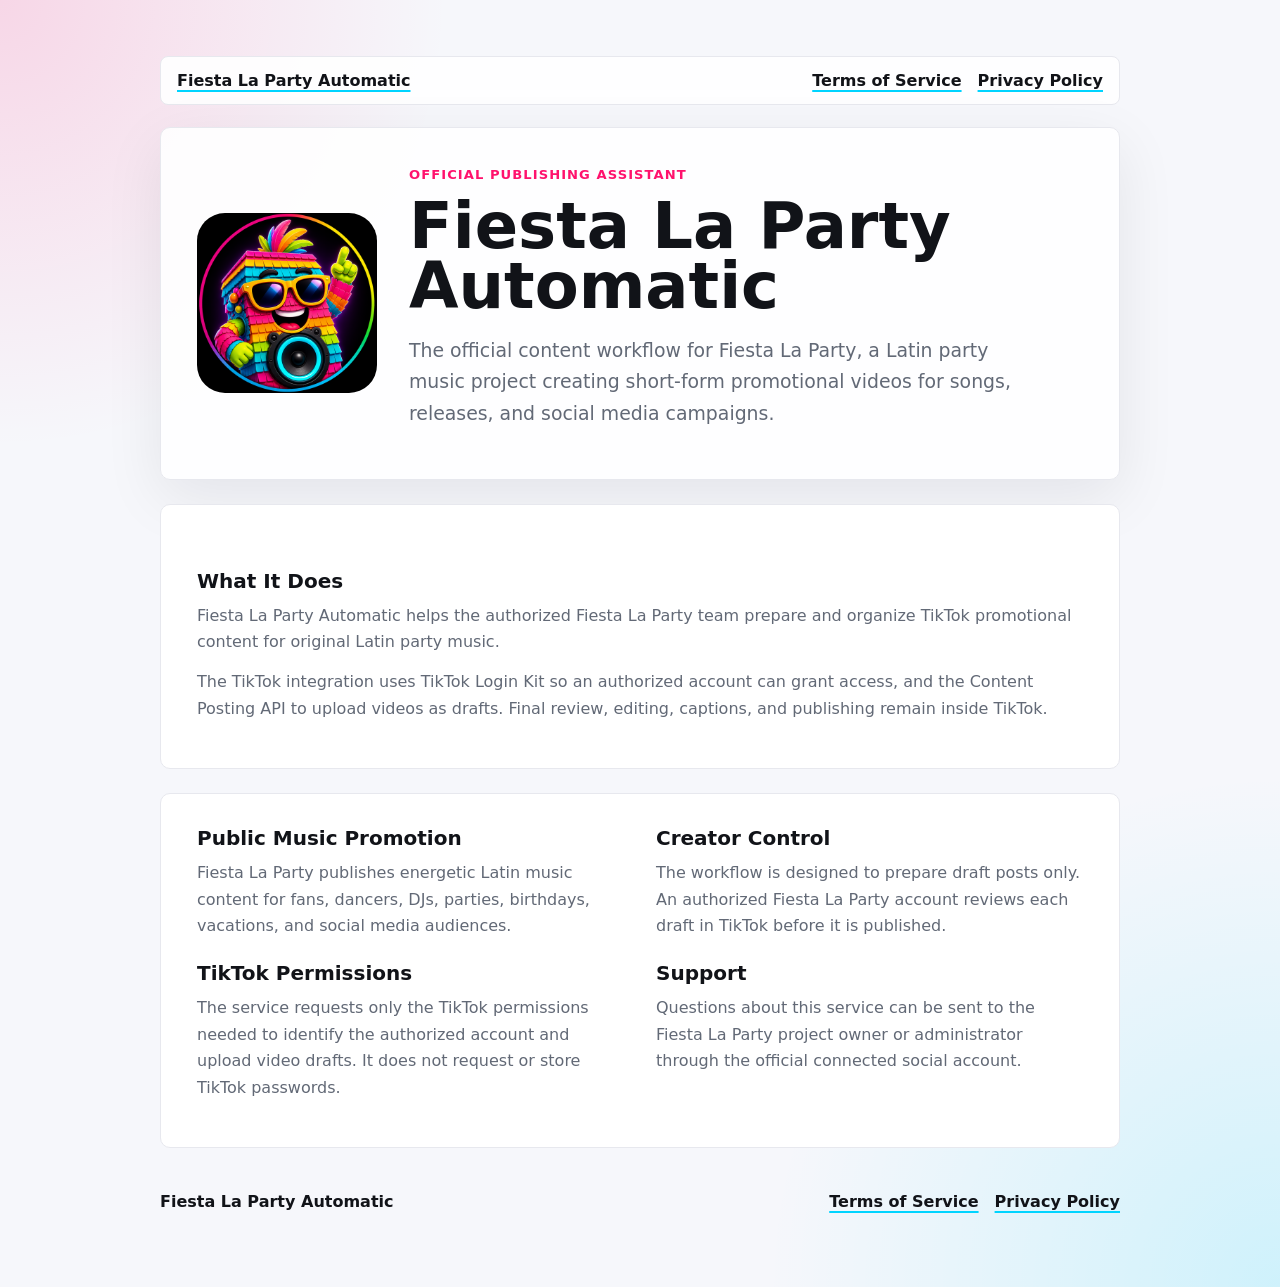
<file: index.html>
<!doctype html>
<html lang="en">
  <head>
    <meta charset="utf-8">
    <meta name="viewport" content="width=device-width, initial-scale=1">
    <title>Fiesta La Party Automatic</title>
    <meta name="description" content="Fiesta La Party Automatic is the official content publishing assistant for Fiesta La Party, a Latin party music project.">
    <link rel="stylesheet" href="./styles.css">
  </head>
  <body>
    <main class="shell">
      <header class="topbar" aria-label="Site navigation">
        <a class="brand" href="./index.html">Fiesta La Party Automatic</a>
        <nav class="navlinks" aria-label="Legal links">
          <a href="./terms.html">Terms of Service</a>
          <a href="./privacy.html">Privacy Policy</a>
        </nav>
      </header>

      <section class="hero" aria-labelledby="title">
        <img class="logo" src="./assets/logo.png" alt="Fiesta La Party logo">
        <div>
          <p class="eyebrow">Official publishing assistant</p>
          <h1 id="title">Fiesta La Party Automatic</h1>
          <p class="lead">
            The official content workflow for Fiesta La Party, a Latin party
            music project creating short-form promotional videos for songs,
            releases, and social media campaigns.
          </p>
        </div>
      </section>

      <section class="panel" aria-labelledby="what-it-does">
        <h2 id="what-it-does">What It Does</h2>
        <p>
          Fiesta La Party Automatic helps the authorized Fiesta La Party team
          prepare and organize TikTok promotional content for original Latin
          party music.
        </p>
        <p>
          The TikTok integration uses TikTok Login Kit so an authorized account
          can grant access, and the Content Posting API to upload videos as
          drafts. Final review, editing, captions, and publishing remain inside
          TikTok.
        </p>
      </section>

      <section class="panel grid" aria-labelledby="service-details">
        <div>
          <h2 id="service-details">Public Music Promotion</h2>
          <p>
            Fiesta La Party publishes energetic Latin music content for fans,
            dancers, DJs, parties, birthdays, vacations, and social media
            audiences.
          </p>
        </div>
        <div>
          <h2>Creator Control</h2>
          <p>
            The workflow is designed to prepare draft posts only. An authorized
            Fiesta La Party account reviews each draft in TikTok before it is
            published.
          </p>
        </div>
        <div>
          <h2>TikTok Permissions</h2>
          <p>
            The service requests only the TikTok permissions needed to identify
            the authorized account and upload video drafts. It does not request
            or store TikTok passwords.
          </p>
        </div>
        <div>
          <h2>Support</h2>
          <p>
            Questions about this service can be sent to the Fiesta La Party
            project owner or administrator through the official connected social
            account.
          </p>
        </div>
      </section>

      <footer class="footer">
        <span>Fiesta La Party Automatic</span>
        <nav class="navlinks" aria-label="Footer legal links">
          <a href="./terms.html">Terms of Service</a>
          <a href="./privacy.html">Privacy Policy</a>
        </nav>
      </footer>
    </main>
  </body>
</html>
</file>
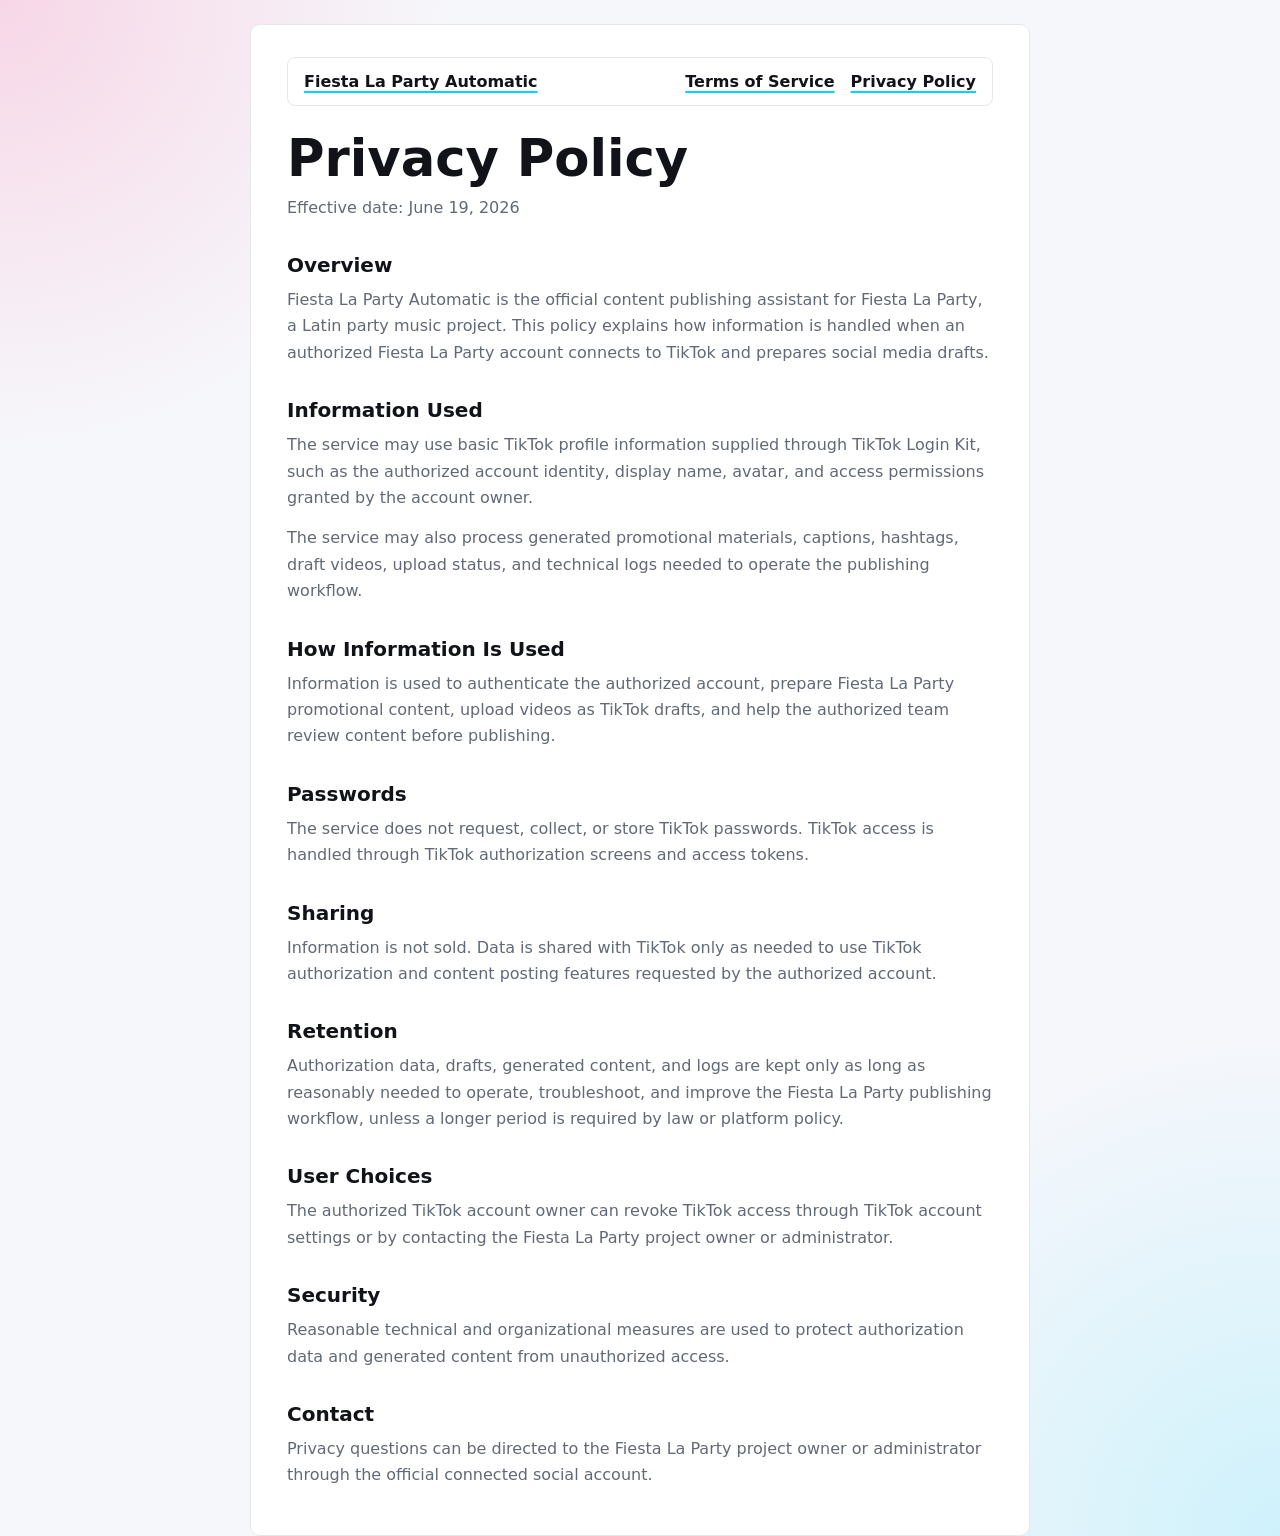
<file: privacy.html>
<!doctype html>
<html lang="en">
  <head>
    <meta charset="utf-8">
    <meta name="viewport" content="width=device-width, initial-scale=1">
    <title>Privacy Policy - Fiesta La Party Automatic</title>
    <meta name="description" content="Privacy Policy for Fiesta La Party Automatic, the official content publishing assistant for Fiesta La Party.">
    <link rel="stylesheet" href="./styles.css">
  </head>
  <body>
    <main class="shell document">
      <header class="topbar compact" aria-label="Site navigation">
        <a class="brand" href="./index.html">Fiesta La Party Automatic</a>
        <nav class="navlinks" aria-label="Legal links">
          <a href="./terms.html">Terms of Service</a>
          <a href="./privacy.html">Privacy Policy</a>
        </nav>
      </header>
      <h1>Privacy Policy</h1>
      <p class="muted">Effective date: June 19, 2026</p>

      <h2>Overview</h2>
      <p>
        Fiesta La Party Automatic is the official content publishing assistant
        for Fiesta La Party, a Latin party music project. This policy explains
        how information is handled when an authorized Fiesta La Party account
        connects to TikTok and prepares social media drafts.
      </p>

      <h2>Information Used</h2>
      <p>
        The service may use basic TikTok profile information supplied through
        TikTok Login Kit, such as the authorized account identity, display name,
        avatar, and access permissions granted by the account owner.
      </p>
      <p>
        The service may also process generated promotional materials, captions,
        hashtags, draft videos, upload status, and technical logs needed to
        operate the publishing workflow.
      </p>

      <h2>How Information Is Used</h2>
      <p>
        Information is used to authenticate the authorized account, prepare
        Fiesta La Party promotional content, upload videos as TikTok drafts, and
        help the authorized team review content before publishing.
      </p>

      <h2>Passwords</h2>
      <p>
        The service does not request, collect, or store TikTok passwords. TikTok
        access is handled through TikTok authorization screens and access tokens.
      </p>

      <h2>Sharing</h2>
      <p>
        Information is not sold. Data is shared with TikTok only as needed to
        use TikTok authorization and content posting features requested by the
        authorized account.
      </p>

      <h2>Retention</h2>
      <p>
        Authorization data, drafts, generated content, and logs are kept only as
        long as reasonably needed to operate, troubleshoot, and improve the
        Fiesta La Party publishing workflow, unless a longer period is required
        by law or platform policy.
      </p>

      <h2>User Choices</h2>
      <p>
        The authorized TikTok account owner can revoke TikTok access through
        TikTok account settings or by contacting the Fiesta La Party project
        owner or administrator.
      </p>

      <h2>Security</h2>
      <p>
        Reasonable technical and organizational measures are used to protect
        authorization data and generated content from unauthorized access.
      </p>

      <h2>Contact</h2>
      <p>
        Privacy questions can be directed to the Fiesta La Party project owner
        or administrator through the official connected social account.
      </p>
    </main>
  </body>
</html>
</file>
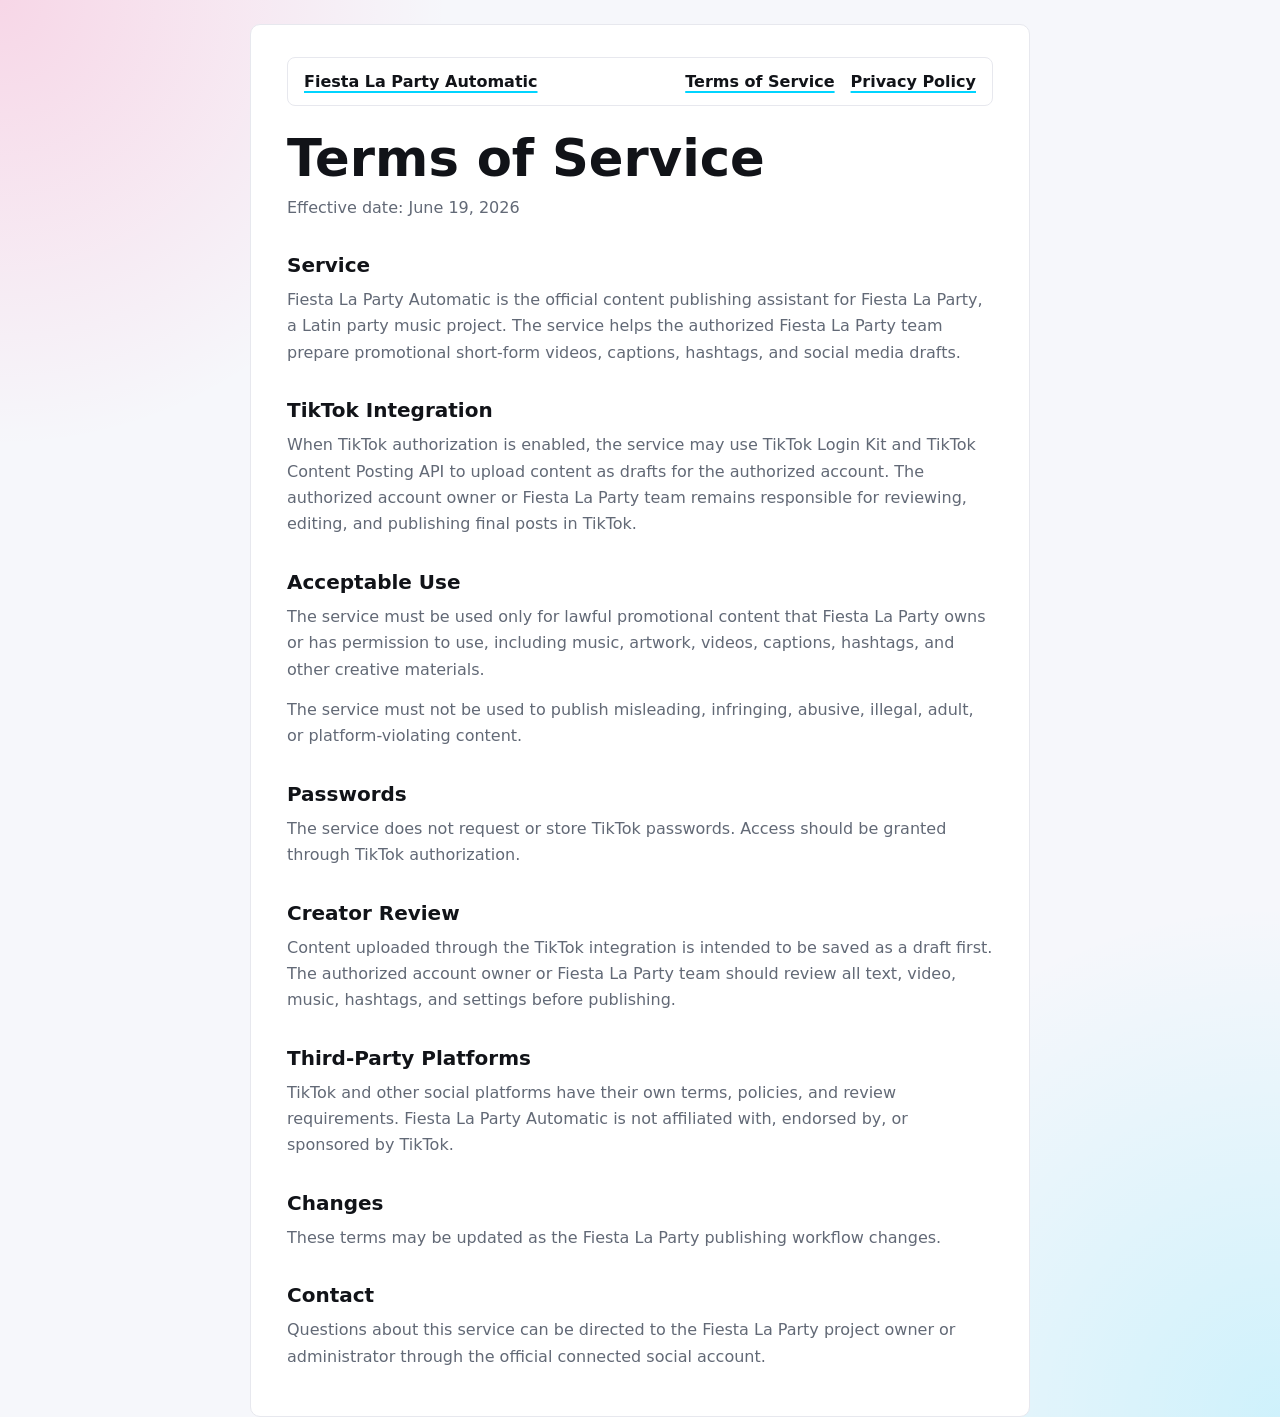
<file: terms.html>
<!doctype html>
<html lang="en">
  <head>
    <meta charset="utf-8">
    <meta name="viewport" content="width=device-width, initial-scale=1">
    <title>Terms of Service - Fiesta La Party Automatic</title>
    <meta name="description" content="Terms of Service for Fiesta La Party Automatic, the official content publishing assistant for Fiesta La Party.">
    <link rel="stylesheet" href="./styles.css">
  </head>
  <body>
    <main class="shell document">
      <header class="topbar compact" aria-label="Site navigation">
        <a class="brand" href="./index.html">Fiesta La Party Automatic</a>
        <nav class="navlinks" aria-label="Legal links">
          <a href="./terms.html">Terms of Service</a>
          <a href="./privacy.html">Privacy Policy</a>
        </nav>
      </header>
      <h1>Terms of Service</h1>
      <p class="muted">Effective date: June 19, 2026</p>

      <h2>Service</h2>
      <p>
        Fiesta La Party Automatic is the official content publishing assistant
        for Fiesta La Party, a Latin party music project. The service helps the
        authorized Fiesta La Party team prepare promotional short-form videos,
        captions, hashtags, and social media drafts.
      </p>

      <h2>TikTok Integration</h2>
      <p>
        When TikTok authorization is enabled, the service may use TikTok Login
        Kit and TikTok Content Posting API to upload content as drafts for the
        authorized account. The authorized account owner or Fiesta La Party team
        remains responsible for reviewing, editing, and publishing final posts in
        TikTok.
      </p>

      <h2>Acceptable Use</h2>
      <p>
        The service must be used only for lawful promotional content that Fiesta
        La Party owns or has permission to use, including music, artwork,
        videos, captions, hashtags, and other creative materials.
      </p>
      <p>
        The service must not be used to publish misleading, infringing, abusive,
        illegal, adult, or platform-violating content.
      </p>

      <h2>Passwords</h2>
      <p>
        The service does not request or store TikTok passwords. Access should be
        granted through TikTok authorization.
      </p>

      <h2>Creator Review</h2>
      <p>
        Content uploaded through the TikTok integration is intended to be saved
        as a draft first. The authorized account owner or Fiesta La Party team
        should review all text, video, music, hashtags, and settings before
        publishing.
      </p>

      <h2>Third-Party Platforms</h2>
      <p>
        TikTok and other social platforms have their own terms, policies, and
        review requirements. Fiesta La Party Automatic is not affiliated with,
        endorsed by, or sponsored by TikTok.
      </p>

      <h2>Changes</h2>
      <p>
        These terms may be updated as the Fiesta La Party publishing workflow
        changes.
      </p>

      <h2>Contact</h2>
      <p>
        Questions about this service can be directed to the Fiesta La Party
        project owner or administrator through the official connected social
        account.
      </p>
    </main>
  </body>
</html>
</file>
<file: styles.css>
:root {
  color-scheme: light;
  --ink: #111318;
  --muted: #626976;
  --line: #e7e8ee;
  --accent: #ff126d;
  --accent-2: #00d4ff;
  --paper: #ffffff;
  --wash: #f6f7fb;
}

* {
  box-sizing: border-box;
}

body {
  margin: 0;
  min-height: 100vh;
  color: var(--ink);
  font-family: Inter, ui-sans-serif, system-ui, -apple-system, BlinkMacSystemFont, "Segoe UI", sans-serif;
  background:
    radial-gradient(circle at top left, rgba(255, 18, 109, 0.14), transparent 28rem),
    radial-gradient(circle at bottom right, rgba(0, 212, 255, 0.16), transparent 32rem),
    var(--wash);
}

.shell {
  width: min(960px, calc(100vw - 32px));
  margin: 0 auto;
  padding: 56px 0;
}

.topbar {
  display: flex;
  flex-wrap: wrap;
  gap: 14px 22px;
  align-items: center;
  justify-content: space-between;
  margin-bottom: 22px;
  padding: 14px 16px;
  border: 1px solid var(--line);
  border-radius: 8px;
  background: rgba(255, 255, 255, 0.92);
}

.topbar.compact {
  margin: 0 0 28px;
}

.brand,
.footer span {
  color: var(--ink);
  font-weight: 800;
}

.navlinks {
  display: flex;
  flex-wrap: wrap;
  gap: 10px 16px;
  align-items: center;
}

.hero {
  display: grid;
  grid-template-columns: 180px 1fr;
  gap: 32px;
  align-items: center;
  padding: 36px;
  border: 1px solid var(--line);
  border-radius: 10px;
  background: rgba(255, 255, 255, 0.9);
  box-shadow: 0 18px 60px rgba(17, 19, 24, 0.08);
}

.logo {
  width: 180px;
  height: 180px;
  border-radius: 28px;
  object-fit: cover;
  background: #000;
}

.eyebrow {
  margin: 0 0 10px;
  color: var(--accent);
  font-size: 0.82rem;
  font-weight: 700;
  letter-spacing: 0.08em;
  text-transform: uppercase;
}

h1 {
  margin: 0;
  font-size: clamp(2rem, 5vw, 4.5rem);
  line-height: 0.95;
}

h2 {
  margin: 32px 0 10px;
  font-size: 1.25rem;
}

p {
  margin: 0 0 14px;
  color: var(--muted);
  font-size: 1rem;
  line-height: 1.65;
}

.lead {
  max-width: 620px;
  margin-top: 18px;
  font-size: 1.18rem;
}

.panel,
.document {
  margin-top: 24px;
  padding: 32px 36px;
  border: 1px solid var(--line);
  border-radius: 10px;
  background: var(--paper);
}

.grid {
  display: grid;
  grid-template-columns: repeat(2, minmax(0, 1fr));
  gap: 8px 32px;
}

.grid h2 {
  margin-top: 0;
}

.footer {
  display: flex;
  flex-wrap: wrap;
  gap: 14px 22px;
  align-items: center;
  justify-content: space-between;
  margin-top: 24px;
  padding: 20px 0;
}

a {
  color: var(--ink);
  font-weight: 700;
  text-decoration-color: var(--accent-2);
  text-decoration-thickness: 2px;
  text-underline-offset: 4px;
}

.document {
  max-width: 780px;
}

.document h1 {
  margin-top: 24px;
  font-size: clamp(2rem, 4vw, 3.4rem);
}

.muted {
  margin-top: 12px;
  color: var(--muted);
}

@media (max-width: 720px) {
  .shell {
    padding: 28px 0;
  }

  .hero {
    grid-template-columns: 1fr;
    padding: 24px;
  }

  .logo {
    width: 128px;
    height: 128px;
    border-radius: 20px;
  }

  .grid {
    grid-template-columns: 1fr;
  }

  .panel,
  .document {
    padding: 24px;
  }
}
</file>
